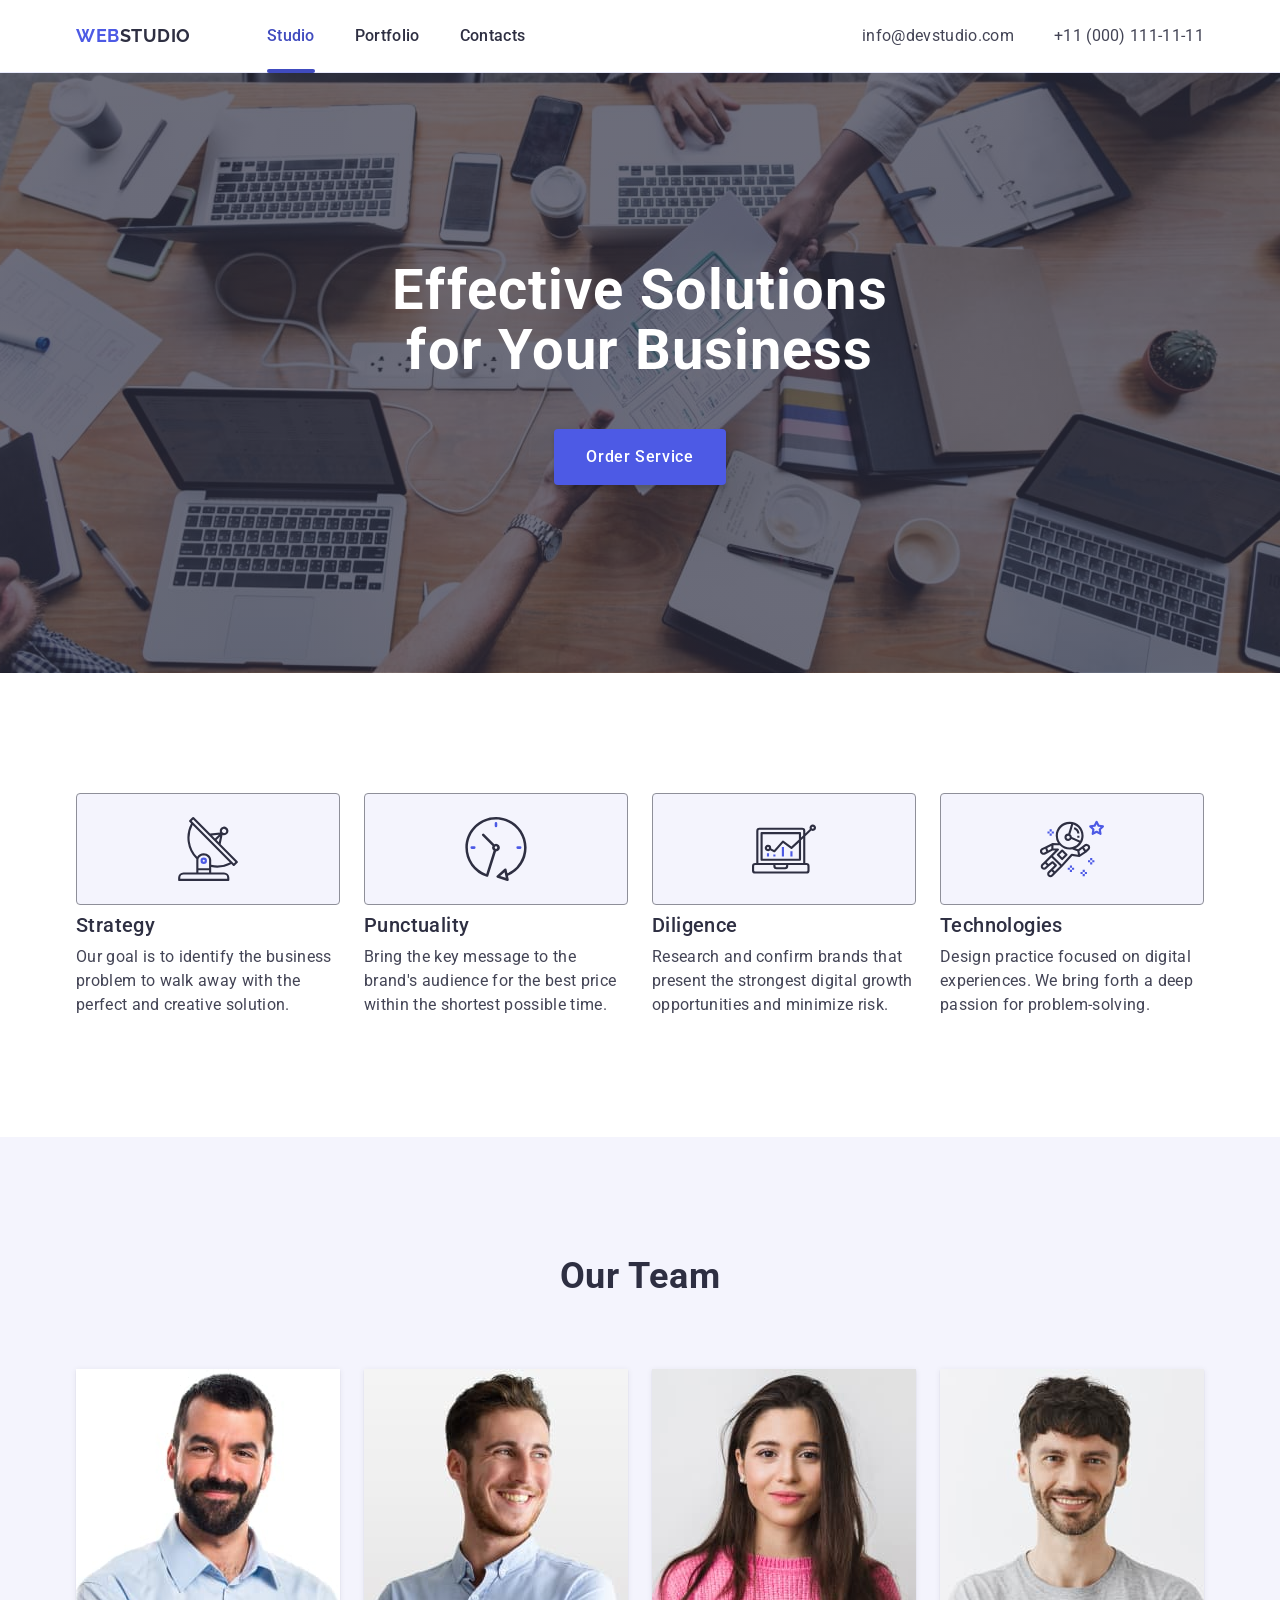
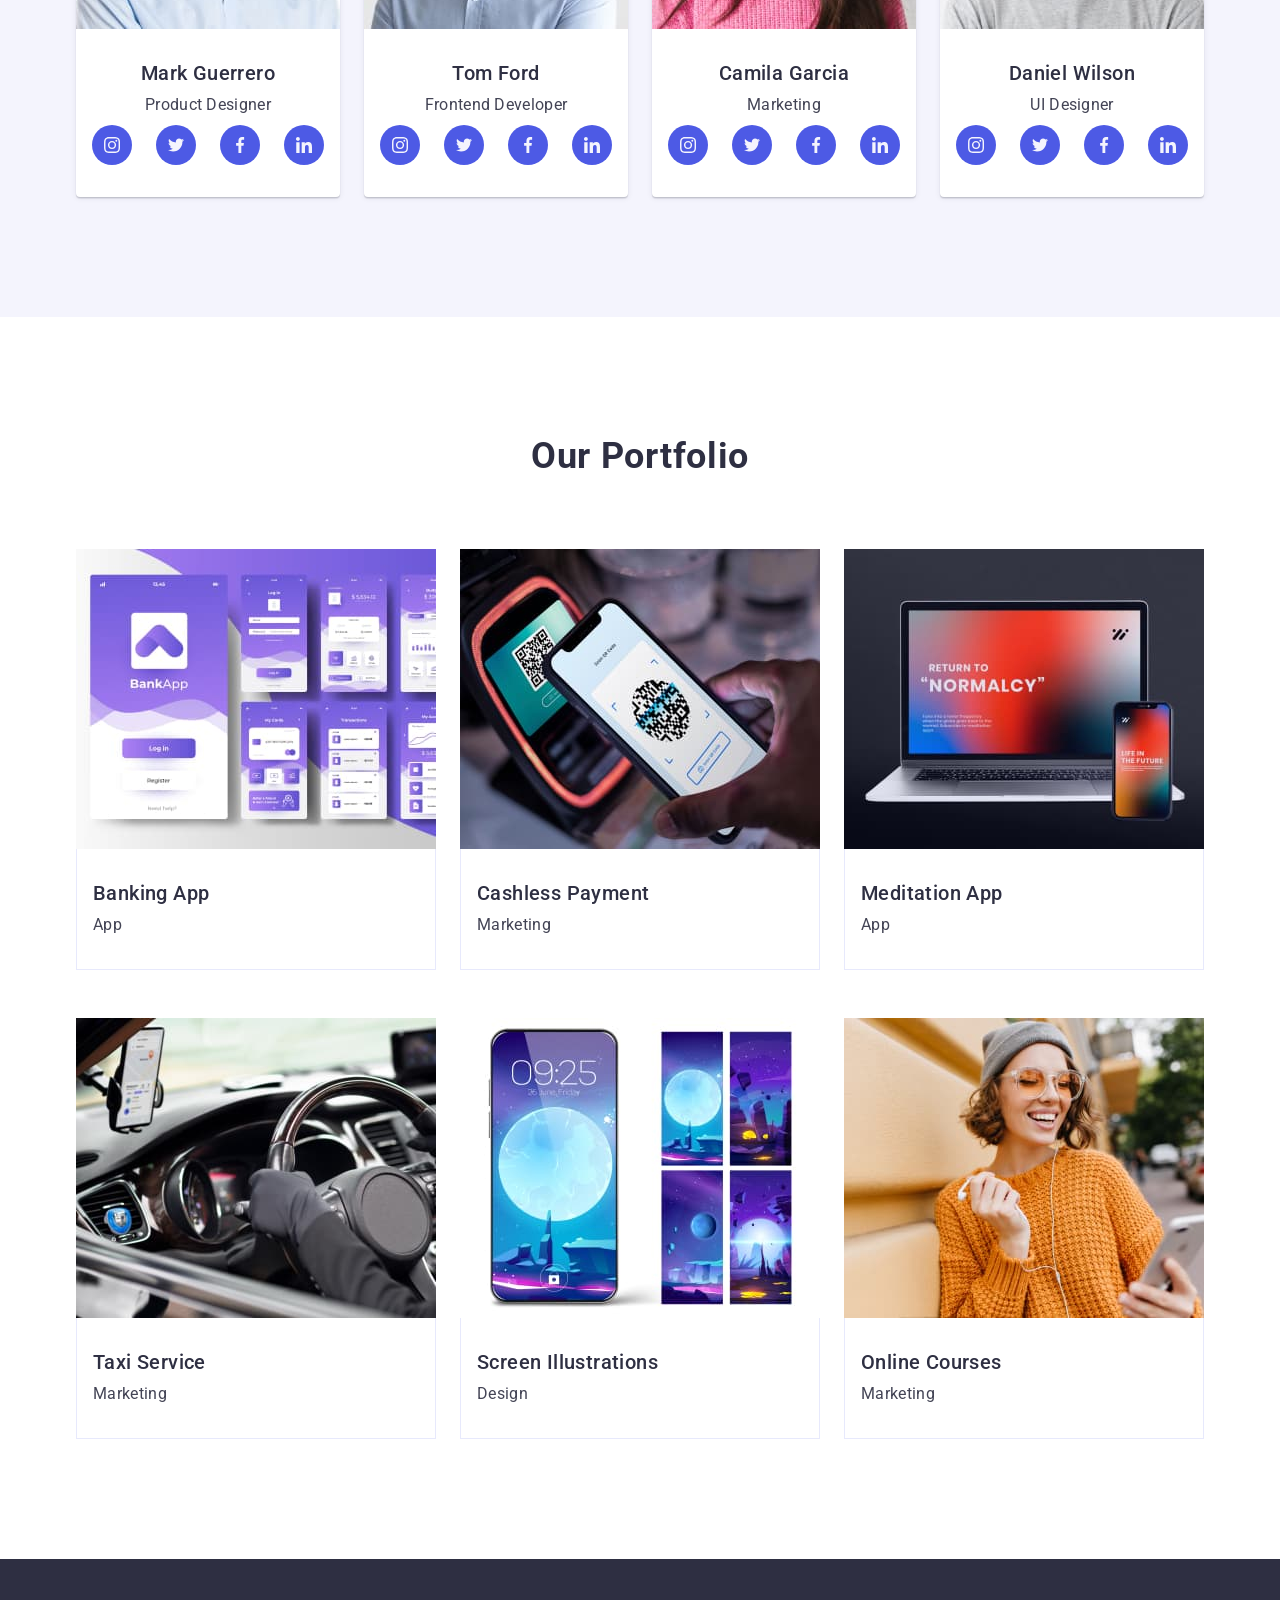
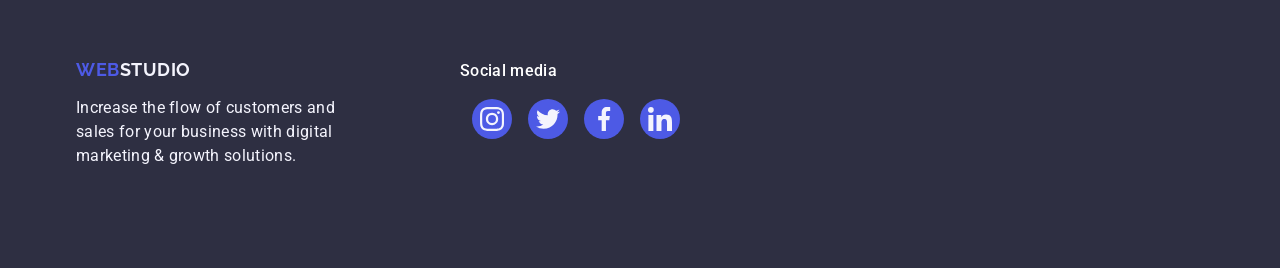
<file: index.html>
<!DOCTYPE html>
<html lang="en">
  <head>
    <meta charset="UTF-8" />
    <meta name="viewport" content="width=device-width, initial-scale=1.0" />
    <title>WebStudio</title>
    <link rel="preconnect" href="https://fonts.googleapis.com" />
    <link rel="preconnect" href="https://fonts.gstatic.com" crossorigin />
    <link
      href="https://fonts.googleapis.com/css2?family=Raleway:wght@700&family=Roboto:wght@100..900&display=swap"
      rel="stylesheet"
    />
    <link
      rel="stylesheet"
      href="https://cdnjs.cloudflare.com/ajax/libs/modern-normalize/3.0.1/modern-normalize.min.css"
      integrity="sha512-q6WgHqiHlKyOqslT/lgBgodhd03Wp4BEqKeW6nNtlOY4quzyG3VoQKFrieaCeSnuVseNKRGpGeDU3qPmabCANg=="
      crossorigin="anonymous"
      referrerpolicy="no-referrer"
    />
    <link rel="stylesheet" href="./css/styles.css" />
  </head>
  <body>
    <header class="header">
      <div class="container">
        <nav class="nav">
          <a class="link logo" href="./index.html">Web<span class="logo-accent">Studio</span></a>

          <ul class="list menu-list">
            <li class="menu-list-item"><a class="link menu-list-link current" href="./index.html">Studio</a></li>
            <li class="menu-list-item"><a class="link menu-list-link" href="">Portfolio</a></li>
            <li class="menu-list-item"><a class="link menu-list-link" href="">Contacts</a></li>
          </ul>
        </nav>

        <address class="address">
          <ul class="list address-list">
            <li class="address-list-item">
              <a class="link address-list-link" href="mailto:info@devstudio.com">info@devstudio.com</a>
            </li>
            <li class="address-list-item">
              <a class="link address-list-link" href="tel:+110001111111">+11 (000) 111-11-11</a>
            </li>
          </ul>
        </address>
      </div>
    </header>

    <main>
      <section class="hero">
        <div class="container">
          <h1 class="hero-title">Effective Solutions for Your Business</h1>
          <button class="btn" type="button">Order Service</button>
        </div>
      </section>

      <section class="section">
        <div class="container">
          <h2 class="visually-hidden">Our benefits</h2>

          <ul class="list benefits-list">
            <li class="benefits-list-item">
              <div class="benefits-list-icon-wrapper">
                <svg class="benefits-list-icon" width="64" height="64">
                  <use href="./images/icons.svg#icon-antenna"></use>
                </svg>
              </div>

              <h3 class="benefits-list-title">Strategy</h3>
              <p class="benefits-list-text">
                Our goal is to identify the business problem to walk away with the perfect and creative solution.
              </p>
            </li>
            <li class="benefits-list-item">
              <div class="benefits-list-icon-wrapper">
                <svg class="benefits-list-icon" width="64" height="64">
                  <use href="./images/icons.svg#icon-clock"></use>
                </svg>
              </div>

              <h3 class="benefits-list-title">Punctuality</h3>
              <p class="benefits-list-text">
                Bring the key message to the brand's audience for the best price within the shortest possible time.
              </p>
            </li>
            <li class="benefits-list-item">
              <div class="benefits-list-icon-wrapper">
                <svg class="benefits-list-icon" width="64" height="64">
                  <use href="./images/icons.svg#icon-diagram"></use>
                </svg>
              </div>

              <h3 class="benefits-list-title">Diligence</h3>
              <p class="benefits-list-text">
                Research and confirm brands that present the strongest digital growth opportunities and minimize risk.
              </p>
            </li>
            <li class="benefits-list-item">
              <div class="benefits-list-icon-wrapper">
                <svg class="benefits-list-icon" width="64" height="64">
                  <use href="./images/icons.svg#icon-astronaut"></use>
                </svg>
              </div>

              <h3 class="benefits-list-title">Technologies</h3>
              <p class="benefits-list-text">
                Design practice focused on digital experiences. We bring forth a deep passion for problem-solving.
              </p>
            </li>
          </ul>
        </div>
      </section>

      <section class="section team">
        <div class="container">
          <h2 class="section-title">Our Team</h2>

          <ul class="list team-list">
            <li class="team-list-item">
              <img src="./images/team/img1.jpg" alt="Mark Guerrero" width="264" height="260" />

              <div class="team-list-content">
                <h3 class="team-list-title">Mark Guerrero</h3>
                <p class="team-list-text">Product Designer</p>

                <ul class="list socials-list">
                  <li class="socials-list-item">
                    <a href="" class="socials-list-link">
                      <svg class="socials-list-icon" width="16" height="16">
                        <use href="./images/icons.svg#icon-instagram"></use>
                      </svg>
                    </a>
                  </li>
                  <li class="socials-list-item">
                    <a href="" class="socials-list-link">
                      <svg class="socials-list-icon" width="16" height="16">
                        <use href="./images/icons.svg#icon-twitter"></use>
                      </svg>
                    </a>
                  </li>
                  <li class="socials-list-item">
                    <a href="" class="socials-list-link">
                      <svg class="socials-list-icon" width="16" height="16">
                        <use href="./images/icons.svg#icon-facebook"></use>
                      </svg>
                    </a>
                  </li>
                  <li class="socials-list-item">
                    <a href="" class="socials-list-link">
                      <svg class="socials-list-icon" width="16" height="16">
                        <use href="./images/icons.svg#icon-linkedin"></use>
                      </svg>
                    </a>
                  </li>
                </ul>
              </div>
            </li>
            <li class="team-list-item">
              <img src="./images/team/img2.jpg" alt="Tom Ford" width="264" height="260" />

              <div class="team-list-content">
                <h3 class="team-list-title">Tom Ford</h3>
                <p class="team-list-text">Frontend Developer</p>

                <ul class="list socials-list">
                  <li class="socials-list-item">
                    <a href="" class="socials-list-link">
                      <svg class="socials-list-icon" width="16" height="16">
                        <use href="./images/icons.svg#icon-instagram"></use>
                      </svg>
                    </a>
                  </li>
                  <li class="socials-list-item">
                    <a href="" class="socials-list-link">
                      <svg class="socials-list-icon" width="16" height="16">
                        <use href="./images/icons.svg#icon-twitter"></use>
                      </svg>
                    </a>
                  </li>
                  <li class="socials-list-item">
                    <a href="" class="socials-list-link">
                      <svg class="socials-list-icon" width="16" height="16">
                        <use href="./images/icons.svg#icon-facebook"></use>
                      </svg>
                    </a>
                  </li>
                  <li class="socials-list-item">
                    <a href="" class="socials-list-link">
                      <svg class="socials-list-icon" width="16" height="16">
                        <use href="./images/icons.svg#icon-linkedin"></use>
                      </svg>
                    </a>
                  </li>
                </ul>
              </div>
            </li>
            <li class="team-list-item">
              <img src="./images/team/img3.jpg" alt="Camila Garcia" width="264" height="260" />

              <div class="team-list-content">
                <h3 class="team-list-title">Camila Garcia</h3>
                <p class="team-list-text">Marketing</p>

                <ul class="list socials-list">
                  <li class="socials-list-item">
                    <a href="" class="socials-list-link">
                      <svg class="socials-list-icon" width="16" height="16">
                        <use href="./images/icons.svg#icon-instagram"></use>
                      </svg>
                    </a>
                  </li>
                  <li class="socials-list-item">
                    <a href="" class="socials-list-link">
                      <svg class="socials-list-icon" width="16" height="16">
                        <use href="./images/icons.svg#icon-twitter"></use>
                      </svg>
                    </a>
                  </li>
                  <li class="socials-list-item">
                    <a href="" class="socials-list-link">
                      <svg class="socials-list-icon" width="16" height="16">
                        <use href="./images/icons.svg#icon-facebook"></use>
                      </svg>
                    </a>
                  </li>
                  <li class="socials-list-item">
                    <a href="" class="socials-list-link">
                      <svg class="socials-list-icon" width="16" height="16">
                        <use href="./images/icons.svg#icon-linkedin"></use>
                      </svg>
                    </a>
                  </li>
                </ul>
              </div>
            </li>
            <li class="team-list-item">
              <img src="./images/team/img4.jpg" alt="Daniel Wilson" width="264" height="260" />

              <div class="team-list-content">
                <h3 class="team-list-title">Daniel Wilson</h3>
                <p class="team-list-text">UI Designer</p>

                <ul class="list socials-list">
                  <li class="socials-list-item">
                    <a href="" class="socials-list-link">
                      <svg class="socials-list-icon" width="16" height="16">
                        <use href="./images/icons.svg#icon-instagram"></use>
                      </svg>
                    </a>
                  </li>
                  <li class="socials-list-item">
                    <a href="" class="socials-list-link">
                      <svg class="socials-list-icon" width="16" height="16">
                        <use href="./images/icons.svg#icon-twitter"></use>
                      </svg>
                    </a>
                  </li>
                  <li class="socials-list-item">
                    <a href="" class="socials-list-link">
                      <svg class="socials-list-icon" width="16" height="16">
                        <use href="./images/icons.svg#icon-facebook"></use>
                      </svg>
                    </a>
                  </li>
                  <li class="socials-list-item">
                    <a href="" class="socials-list-link">
                      <svg class="socials-list-icon" width="16" height="16">
                        <use href="./images/icons.svg#icon-linkedin"></use>
                      </svg>
                    </a>
                  </li>
                </ul>
              </div>
            </li>
          </ul>
        </div>
      </section>

      <section class="section">
        <div class="container">
          <h2 class="section-title">Our Portfolio</h2>

          <ul class="list portfolio-list">
            <li class="portfolio-list-item">
              <div class="portfolio-thumb">
                <img src="./images/portfolio/img1.jpg" alt="Banking App" width="360" height="300" />
                <p class="portfolio-overlay">
                  14 Stylish and User-Friendly App Design Concepts · Task Manager App · Calorie Tracker App · Exotic
                  Fruit Ecommerce App · Cloud Storage App
                </p>
              </div>

              <div class="portfolio-list-content">
                <h3 class="portfolio-list-title">Banking App</h3>
                <p class="portfolio-list-text">App</p>
              </div>
            </li>
            <li class="portfolio-list-item">
              <div class="portfolio-thumb">
                <img src="./images/portfolio/img2.jpg" alt="Cashless Payment" width="360" height="300" />
                <p class="portfolio-overlay">
                  14 Stylish and User-Friendly App Design Concepts · Task Manager App · Calorie Tracker App · Exotic
                  Fruit Ecommerce App · Cloud Storage App
                </p>
              </div>

              <div class="portfolio-list-content">
                <h3 class="portfolio-list-title">Cashless Payment</h3>
                <p class="portfolio-list-text">Marketing</p>
              </div>
            </li>
            <li class="portfolio-list-item">
              <div class="portfolio-thumb">
                <img src="./images/portfolio/img3.jpg" alt="Meditation App" width="360" height="300" />
                <p class="portfolio-overlay">
                  14 Stylish and User-Friendly App Design Concepts · Task Manager App · Calorie Tracker App · Exotic
                  Fruit Ecommerce App · Cloud Storage App
                </p>
              </div>

              <div class="portfolio-list-content">
                <h3 class="portfolio-list-title">Meditation App</h3>
                <p class="portfolio-list-text">App</p>
              </div>
            </li>
            <li class="portfolio-list-item">
              <div class="portfolio-thumb">
                <img src="./images/portfolio/img4.jpg" alt="Taxi Service" width="360" height="300" />
                <p class="portfolio-overlay">
                  14 Stylish and User-Friendly App Design Concepts · Task Manager App · Calorie Tracker App · Exotic
                  Fruit Ecommerce App · Cloud Storage App
                </p>
              </div>

              <div class="portfolio-list-content">
                <h3 class="portfolio-list-title">Taxi Service</h3>
                <p class="portfolio-list-text">Marketing</p>
              </div>
            </li>
            <li class="portfolio-list-item">
              <div class="portfolio-thumb">
                <img src="./images/portfolio/img5.jpg" alt="Screen Illustrations" width="360" height="300" />
                <p class="portfolio-overlay">
                  14 Stylish and User-Friendly App Design Concepts · Task Manager App · Calorie Tracker App · Exotic
                  Fruit Ecommerce App · Cloud Storage App
                </p>
              </div>

              <div class="portfolio-list-content">
                <h3 class="portfolio-list-title">Screen Illustrations</h3>
                <p class="portfolio-list-text">Design</p>
              </div>
            </li>
            <li class="portfolio-list-item">
              <div class="portfolio-thumb">
                <img src="./images/portfolio/img6.jpg" alt="Online Courses" width="360" height="300" />
                <p class="portfolio-overlay">
                  14 Stylish and User-Friendly App Design Concepts · Task Manager App · Calorie Tracker App · Exotic
                  Fruit Ecommerce App · Cloud Storage App
                </p>
              </div>

              <div class="portfolio-list-content">
                <h3 class="portfolio-list-title">Online Courses</h3>
                <p class="portfolio-list-text">Marketing</p>
              </div>
            </li>
          </ul>
        </div>
      </section>
    </main>

    <footer class="footer">
      <div class="container">
        <div class="footer-info-wrapper">
          <a class="link logo" href="./index.html">Web<span class="logo-accent">Studio</span></a>
          <p class="footer-text">
            Increase the flow of customers and sales for your business with digital marketing & growth solutions.
          </p>
        </div>

        <div class="footer-socials-wrapper">
          <p class="footer-socials-info">Social media</p>

          <ul class="list socials-list">
            <li class="socials-list-item">
              <a href="" class="socials-list-link">
                <svg class="socials-list-icon" width="24" height="24">
                  <use href="./images/icons.svg#icon-instagram"></use>
                </svg>
              </a>
            </li>
            <li class="socials-list-item">
              <a href="" class="socials-list-link">
                <svg class="socials-list-icon" width="24" height="24">
                  <use href="./images/icons.svg#icon-twitter"></use>
                </svg>
              </a>
            </li>
            <li class="socials-list-item">
              <a href="" class="socials-list-link">
                <svg class="socials-list-icon" width="24" height="24">
                  <use href="./images/icons.svg#icon-facebook"></use>
                </svg>
              </a>
            </li>
            <li class="socials-list-item">
              <a href="" class="socials-list-link">
                <svg class="socials-list-icon" width="24" height="24">
                  <use href="./images/icons.svg#icon-linkedin"></use>
                </svg>
              </a>
            </li>
          </ul>
        </div>
      </div>
    </footer>
  </body>
</html>
</file>
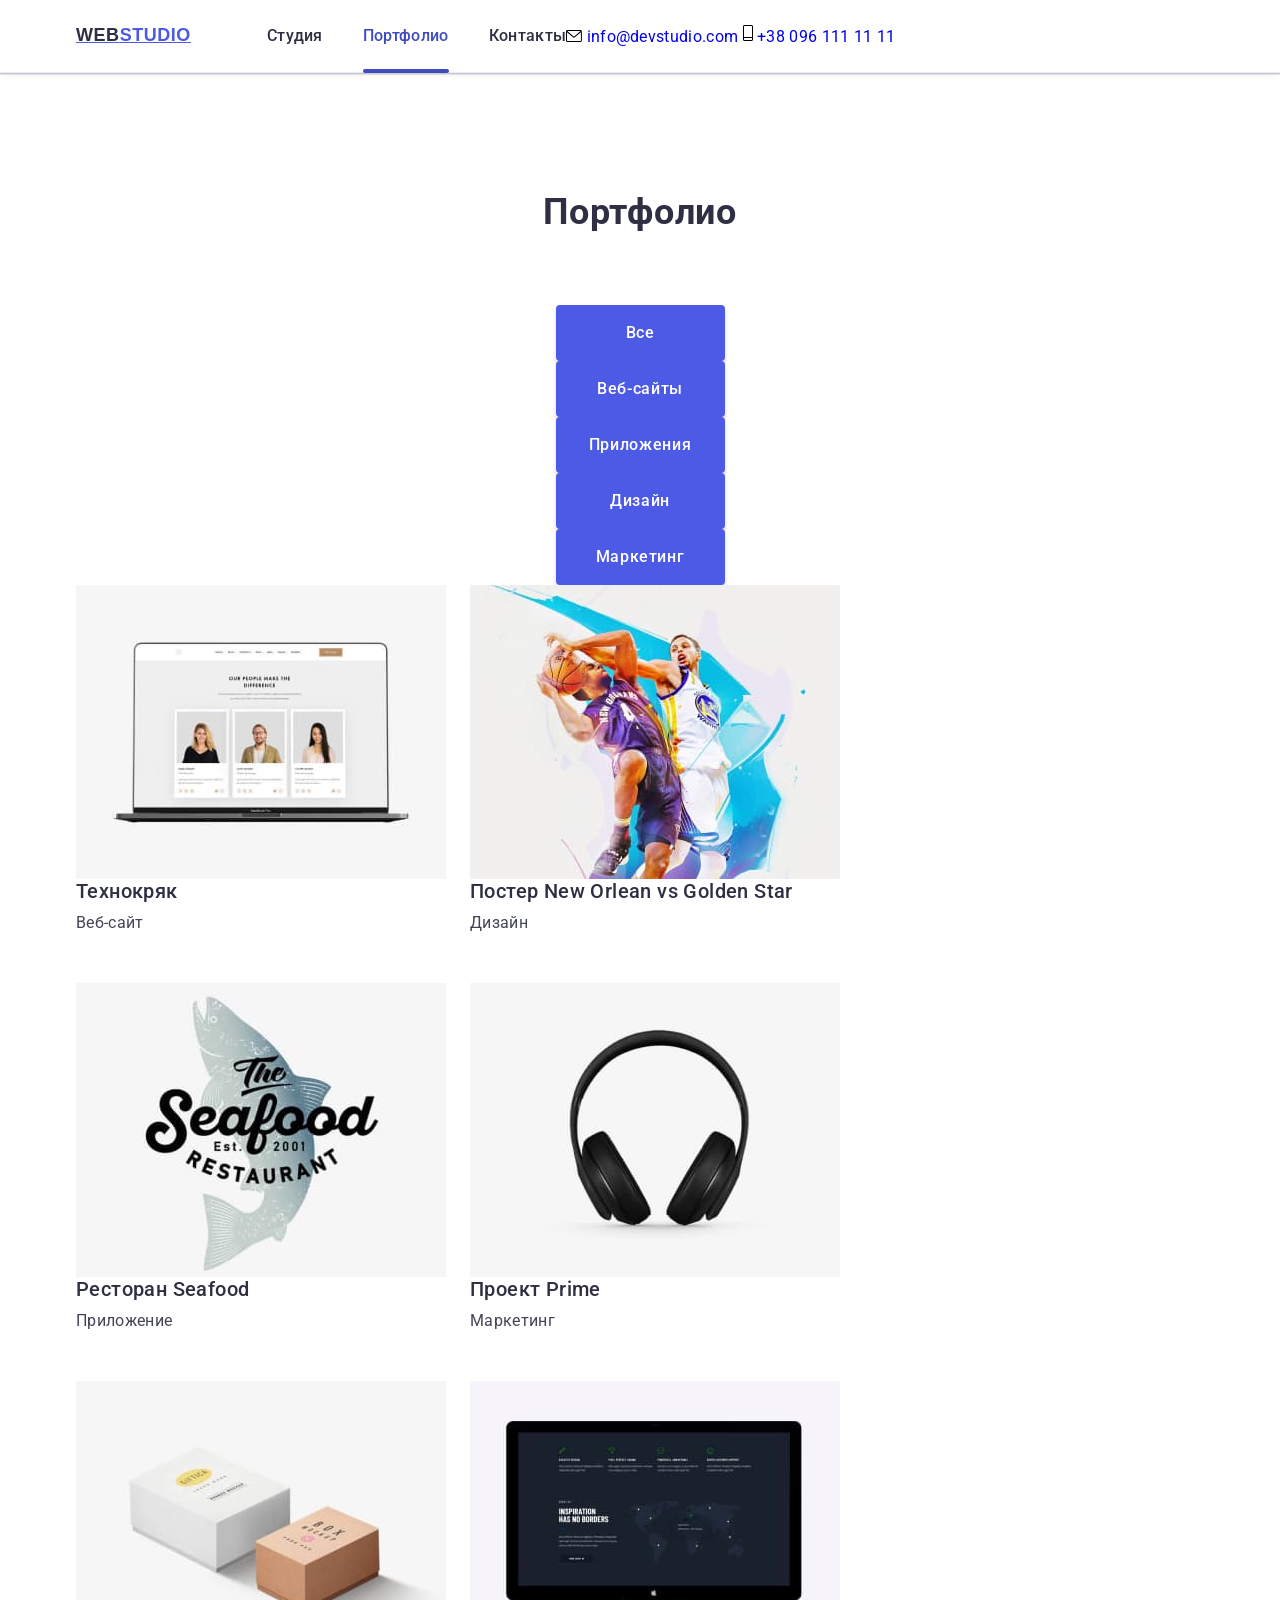
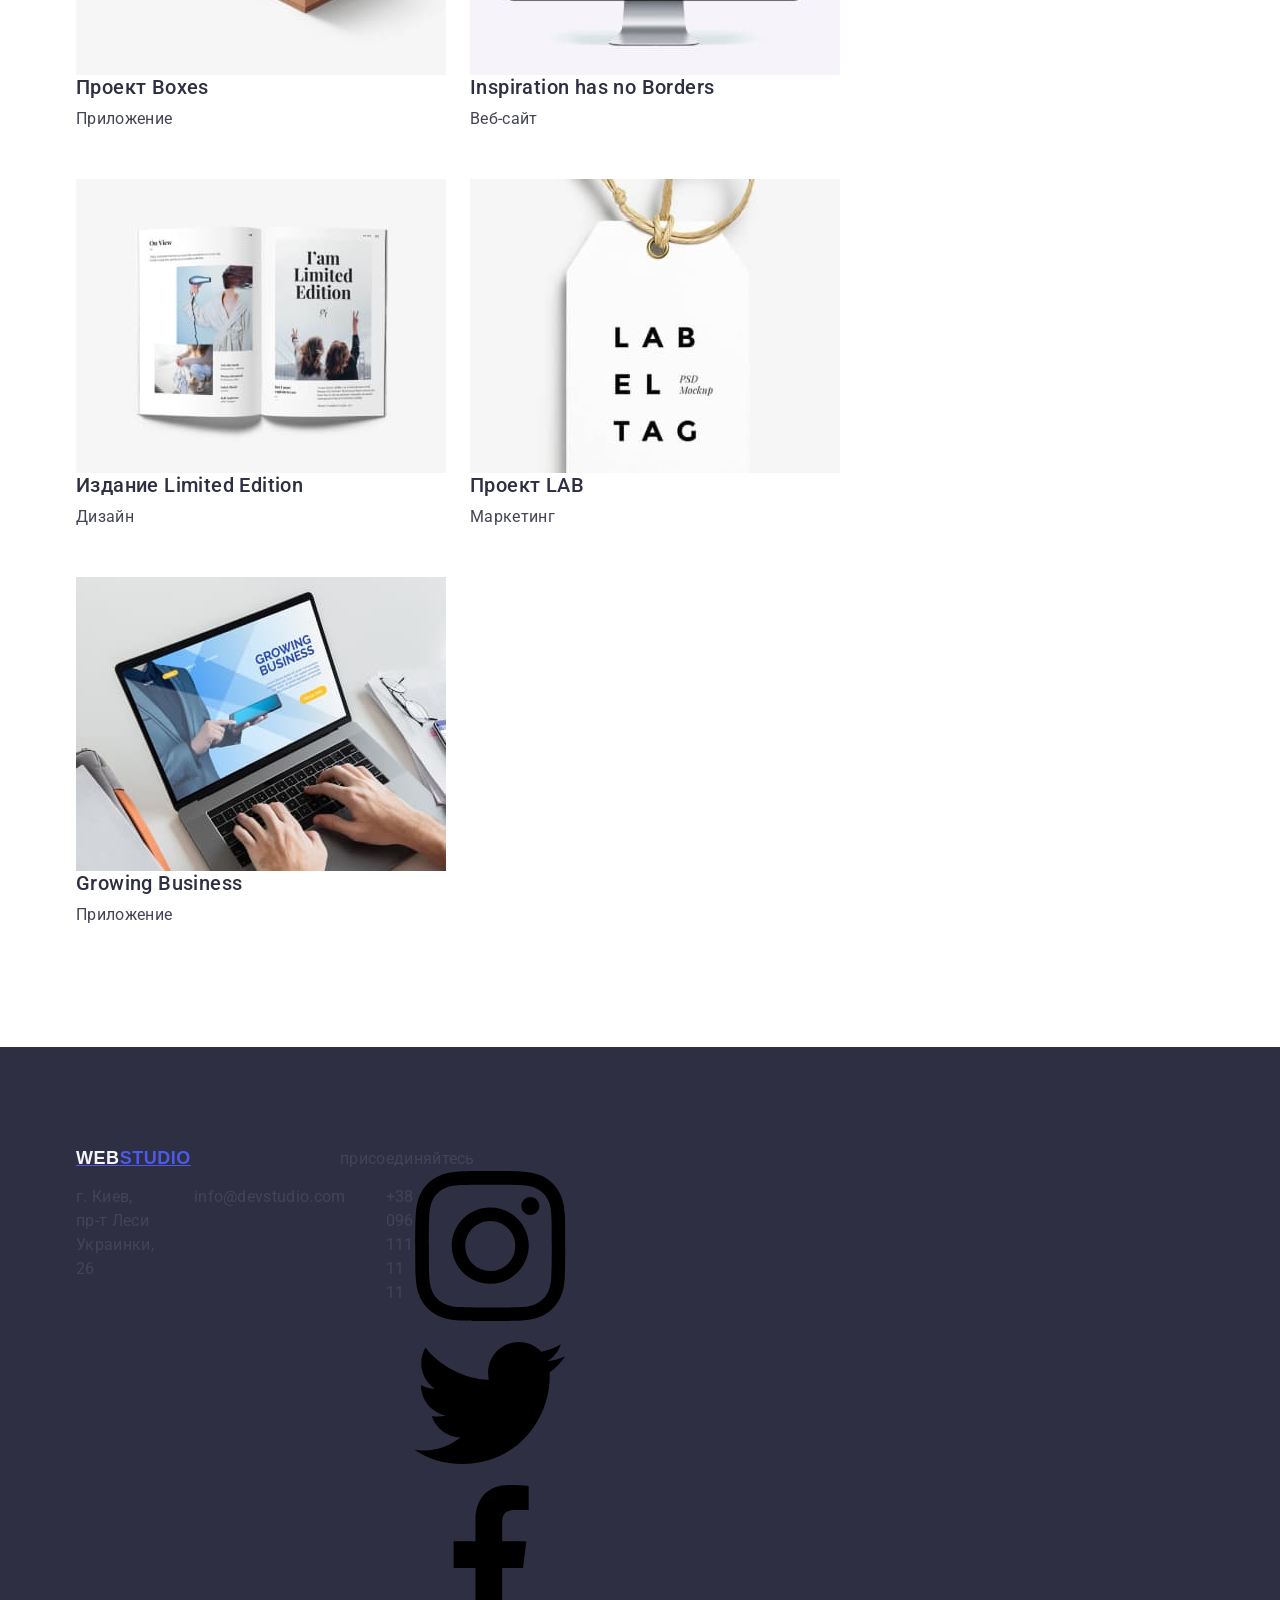
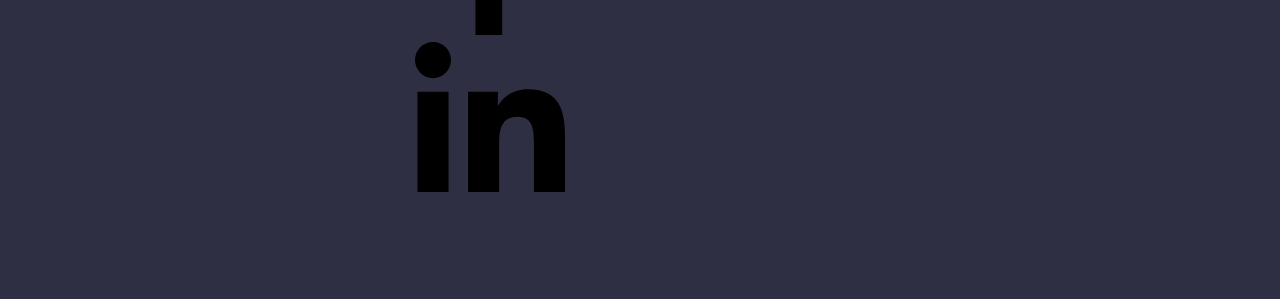
<file: portfolio.html>
<!DOCTYPE html>
<html lang="ru">
  <head>
    <meta charset="UTF-8" />
    <meta http-equiv="X-UA-Compatible" content="IE=edge" />
    <meta name="viewport" content="width=device-width, initial-scale=1.0" />
    <title>WebStudio</title>
    <link rel="preconnect" href="https://fonts.googleapis.com" />
    <link rel="preconnect" href="https://fonts.gstatic.com" crossorigin />
    <link href="https://fonts.googleapis.com/css2?family=Roboto:wght@400;500;700;900&display=swap" rel="stylesheet" />
    <link
      rel="stylesheet"
      href="https://cdnjs.cloudflare.com/ajax/libs/modern-normalize/1.1.0/modern-normalize.min.css"
      integrity="sha512-wpPYUAdjBVSE4KJnH1VR1HeZfpl1ub8YT/NKx4PuQ5NmX2tKuGu6U/JRp5y+Y8XG2tV+wKQpNHVUX03MfMFn9Q=="
      crossorigin="anonymous"
      referrerpolicy="no-referrer"
    />
    <link rel="stylesheet" href="./css/styles.css" />
  </head>
  <body>
    <header class="header">
      <div class="container header-container">
        <nav class="nav">
          <a href="./index.html" class="logo"> <span class="logo-accent">Web</span>Studio </a>

          <ul class="list menu-list">
            <li class="menu-list-item"><a href="./index.html" class="link menu-list-link">Студия</a></li>
            <li class="menu-list-item"><a href="" class="link menu-list-link current">Портфолио</a></li>
            <li class="menu-list-item"><a href="" class="link menu-list-link">Контакты</a></li>
          </ul>
        </nav>

        <div class="auth">
          <a href="mailto:info@devstudio.com" class="link auth-link">
            <svg class="auth-icon" width="16" height="12">
              <use href="./img/sprite.svg#icon-envelope"></use>
            </svg>
            info@devstudio.com
          </a>
          <a href="tel:+380961111111" class="link auth-link">
            <svg class="auth-icon" width="10" height="18">
              <use href="./img/sprite.svg#icon-tel"></use>
            </svg>
            +38 096 111 11 11</a
          >
        </div>
      </div>
    </header>

    <main>
      <section class="section">
        <div class="container">
          <h1 class="section-title vusually-hidden">Портфолио</h1>

          <ul class="list filter-list">
            <li class="filter-list-item"><button type="button" class="btn btn-filter">Все</button></li>
            <li class="filter-list-item"><button type="button" class="btn btn-filter">Веб-сайты</button></li>
            <li class="filter-list-item"><button type="button" class="btn btn-filter">Приложения</button></li>
            <li class="filter-list-item"><button type="button" class="btn btn-filter">Дизайн</button></li>
            <li class="filter-list-item"><button type="button" class="btn btn-filter">Маркетинг</button></li>
          </ul>

          <ul class="list portfolio-list">
            <li class="portfolio-list-item">
              <img src="./img/portfolio/img1.jpg" alt="Технокряк" width="370" height="294" />
              <div class="portfolio-list-info">
                <h2 class="portfolio-list-title">Технокряк</h2>
                <p class="portfolio-list-description">Веб-сайт</p>
              </div>
            </li>
            <li class="portfolio-list-item">
              <img src="./img/portfolio/img2.jpg" alt="Постер New Orlean vs Golden Star" width="370" height="294" />
              <div class="portfolio-list-info">
                <h2 class="portfolio-list-title">Постер New Orlean vs Golden Star</h2>
                <p class="portfolio-list-description">Дизайн</p>
              </div>
            </li>
            <li class="portfolio-list-item">
              <img src="./img/portfolio/img3.jpg" alt="Ресторан Seafood" width="370" height="294" />
              <div class="portfolio-list-info">
                <h2 class="portfolio-list-title">Ресторан Seafood</h2>
                <p class="portfolio-list-description">Приложение</p>
              </div>
            </li>
            <li class="portfolio-list-item">
              <img src="./img/portfolio/img4.jpg" alt="Проект Prime" width="370" height="294" />
              <div class="portfolio-list-info">
                <h2 class="portfolio-list-title">Проект Prime</h2>
                <p class="portfolio-list-description">Маркетинг</p>
              </div>
            </li>
            <li class="portfolio-list-item">
              <img src="./img/portfolio/img5.jpg" alt="Проект Boxes" width="370" height="294" />
              <div class="portfolio-list-info">
                <h2 class="portfolio-list-title">Проект Boxes</h2>
                <p class="portfolio-list-description">Приложение</p>
              </div>
            </li>
            <li class="portfolio-list-item">
              <img src="./img/portfolio/img6.jpg" alt="Inspiration has no Borders" width="370" height="294" />
              <div class="portfolio-list-info">
                <h2 class="portfolio-list-title">Inspiration has no Borders</h2>
                <p class="portfolio-list-description">Веб-сайт</p>
              </div>
            </li>
            <li class="portfolio-list-item">
              <img src="./img/portfolio/img7.jpg" alt="Издание Limited Edition" width="370" height="294" />
              <div class="portfolio-list-info">
                <h2 class="portfolio-list-title">Издание Limited Edition</h2>
                <p class="portfolio-list-description">Дизайн</p>
              </div>
            </li>
            <li class="portfolio-list-item">
              <img src="./img/portfolio/img8.jpg" alt="Проект LAB" width="370" height="294" />
              <div class="portfolio-list-info">
                <h2 class="portfolio-list-title">Проект LAB</h2>
                <p class="portfolio-list-description">Маркетинг</p>
              </div>
            </li>
            <li class="portfolio-list-item">
              <img src="./img/portfolio/img9.jpg" alt="" width="370" height="294" />
              <div class="portfolio-list-info">
                <h2 class="portfolio-list-title">Growing Business</h2>
                <p class="portfolio-list-description">Приложение</p>
              </div>
            </li>
          </ul>
        </div>
      </section>
    </main>

    <footer class="footer">
      <div class="container">
        <div class="footer-info">
          <a href="./index.html" class="logo"> <span class="logo-accent">Web</span>Studio </a>

          <address class="address">
            <ul class="list address-list">
              <li class="address-list-item">
                <a
                  href="https://goo.gl/maps/CX2gi69ugpHJVUcX7"
                  target="_blank"
                  rel="noopener noreferrer"
                  class="link address-list-link address-link"
                  >г. Киев, пр-т Леси Украинки, 26</a
                >
              </li>
              <li class="address-list-item">
                <a href="mailto:info@devstudio.com" class="link address-list-link">info@devstudio.com</a>
              </li>
              <li class="address-list-item">
                <a href="tel:+380961111111" class="link address-list-link">+38 096 111 11 11</a>
              </li>
            </ul>
          </address>
        </div>

        <div class="footer-appeal">
          <p class="appeal-text">присоединяйтесь</p>

          <ul class="list social-list">
            <li class="social-list-item">
              <a href="" class="social-list-link">
                <svg class="social-list-icon">
                  <use href="./img/sprite.svg#icon-instagram"></use>
                </svg>
              </a>
            </li>
            <li class="social-list-item">
              <a href="" class="social-list-link">
                <svg class="social-list-icon">
                  <use href="./img/sprite.svg#icon-twitter"></use>
                </svg>
              </a>
            </li>
            <li class="social-list-item">
              <a href="" class="social-list-link">
                <svg class="social-list-icon">
                  <use href="./img/sprite.svg#icon-facebook"></use>
                </svg>
              </a>
            </li>
            <li class="social-list-item">
              <a href="" class="social-list-link">
                <svg class="social-list-icon">
                  <use href="./img/sprite.svg#icon-linkedin"></use>
                </svg>
              </a>
            </li>
          </ul>
        </div>
      </div>
    </footer>
  </body>
</html>
</file>
<file: css/styles.css>
:root {
  --accent-color: #4d5ae5;
  --text-color: #434455;
  --dark-color: #2e2f42;
  --white-color: #ffffff;
  --pale-color: #e7e9fc;
  --pale-bg-color: #f4f4fd;
  --hover-color: #404bbf;
  --light-color: #8e8f99;
  --bright-color: #31d0aa;
}

body {
  font-family: 'Roboto', sans-serif;
  font-size: 16px;
  line-height: 1.5;
  letter-spacing: 0.02em;
  background-color: var(--white-color);
  color: var(--text-color);
}

h1,
h2,
h3,
h4,
h5,
h6,
p,
ul,
ol {
  margin-top: 0;
  margin-bottom: 0;
}

img {
  display: block;
  max-width: 100%;
  height: auto;
}

.list {
  list-style: none;
  padding: 0;
}

.link {
  text-decoration: none;
}

.container {
  width: 1158px;
  margin-left: auto;
  margin-right: auto;
  padding-left: 15px;
  padding-right: 15px;
}

.visually-hidden {
  position: absolute;
  width: 1px;
  height: 1px;
  margin: -1px;
  border: 0;
  padding: 0;

  white-space: nowrap;
  clip-path: inset(100%);
  clip: rect(0 0 0 0);
  overflow: hidden;
}

/* ---------------------------- components ----------------------------*/

.btn {
  display: block;
  margin-left: auto;
  margin-right: auto;
  min-width: 169px;
  height: 56px;

  border: none;
  border-radius: 4px;
  padding: 16px 32px;
  box-shadow: 0 4px 4px 0 rgba(0, 0, 0, 0.15);
  background: var(--accent-color);

  font-weight: 500;
  line-height: 1.5;
  letter-spacing: 0.04em;
  background-color: var(--accent-color);
  color: var(--white-color);
  cursor: pointer;

  transition: 250ms background-color cubic-bezier(0.4, 0, 0.2, 1);
}

.btn:hover,
.btn:focus {
  background-color: var(--hover-color);
}

.socials-list {
  display: flex;
  justify-content: center;
  gap: 24px;

  width: 232px;
  margin-left: auto;
  margin-right: auto;
}

.socials-list-link {
  display: flex;
  justify-content: center;
  align-items: center;

  width: 40px;
  height: 40px;
  background-color: var(--accent-color);
  color: var(--pale-bg-color);
  border-radius: 50%;

  transition: 250ms background-color cubic-bezier(0.4, 0, 0.2, 1);
}

.socials-list-link:hover,
.socials-list-link:focus {
  background-color: var(--hover-color);
}

.socials-list-icon {
  fill: currentColor;
}

/* ---------------------------- header ----------------------------*/

.header {
  border-bottom: 1px solid var(--pale-color);
  box-shadow: 0 1px 6px 0 rgba(46, 47, 66, 0.08), 0 1px 1px 0 rgba(46, 47, 66, 0.16), 0 2px 1px 0 rgba(46, 47, 66, 0.08);
}

.header .container {
  display: flex;
  align-items: center;
}

.nav {
  display: flex;
  align-items: center;
}

.logo {
  margin-right: 76px;
  font-family: 'Raleway', sans-serif;
  font-size: 18px;
  font-weight: 700;
  line-height: 1.17;
  letter-spacing: 0.03em;

  color: var(--accent-color);
  text-transform: uppercase;
}

.header .logo-accent {
  color: var(--dark-color);
}

.menu-list {
  display: flex;
}

.menu-list-item:not(:last-child) {
  margin-right: 40px;
}

.menu-list-link {
  position: relative;
  display: block;
  padding: 24px 0;
  font-weight: 500;
  color: var(--dark-color);

  transition: 250ms color cubic-bezier(0.4, 0, 0.2, 1);
}

.menu-list-link:hover,
.menu-list-link:focus {
  color: var(--hover-color);
}

.menu-list-link.current {
  color: var(--hover-color);
}

.current::after {
  content: '';

  position: absolute;
  bottom: -1px;
  left: 0;

  display: block;
  width: 100%;
  height: 4px;
  border-radius: 2px;
  background-color: var(--hover-color);
}

.address {
  font-style: normal;
  margin-left: auto;
}

.address-list {
  display: flex;
}

.address-list-item:not(:last-child) {
  margin-right: 40px;
}

.address-list-link {
  color: var(--text-color);

  transition: 250ms color cubic-bezier(0.4, 0, 0.2, 1);
}

.address-list-link:hover,
.address-list-link:focus {
  color: var(--hover-color);
}

/* ---------------------------- hero ----------------------------*/

.hero {
  max-width: 1440px;
  margin-left: auto;
  margin-right: auto;
  padding-top: 188px;
  padding-bottom: 188px;

  background-color: var(--dark-color);
  background-image: linear-gradient(rgba(46, 47, 66, 0.7), rgba(46, 47, 66, 0.7)), url(../images/hero/bg.jpg);
  background-repeat: no-repeat;
  background-position: center;
  background-size: cover;
}

.hero-title {
  margin-left: auto;
  margin-right: auto;
  margin-bottom: 48px;
  max-width: 496px;
  font-size: 56px;
  line-height: 1.07;
  letter-spacing: 0.02em;
  text-align: center;
  color: var(--white-color);
}

/* ---------------------------- section ----------------------------*/

.section {
  padding-top: 120px;
  padding-bottom: 120px;
}

.section-title {
  margin-bottom: 72px;

  font-size: 36px;
  line-height: 1.11;
  letter-spacing: 0.02em;
  text-align: center;
  text-transform: capitalize;
  color: var(--dark-color);
}

/* ---------------------------- benefits ----------------------------*/

.benefits-list {
  display: flex;
  gap: 24px;
}

.benefits-list-item {
  width: 264px;
  flex-grow: 1;
}

.benefits-list-icon-wrapper {
  display: flex;
  justify-content: center;
  align-items: center;

  width: 264px;
  height: 112px;
  margin-bottom: 8px;

  background-color: var(--pale-bg-color);
  border: 1px solid var(--light-color);
  border-radius: 4px;
}

.benefits-list-title {
  margin-bottom: 8px;
  font-size: 20px;
  font-weight: 500;
  line-height: 1.2;
  letter-spacing: 0.02em;
  color: var(--dark-color);
}

/* ---------------------------- team ----------------------------*/
.team {
  background-color: var(--pale-bg-color);
}

.team-list {
  display: flex;
  gap: 24px;
}

.team-list-item {
  background-color: var(--white-color);
  border-radius: 0 0 4px 4px;
  box-shadow: 0 2px 1px 0 rgba(46, 47, 66, 0.08), 0 1px 1px 0 rgba(46, 47, 66, 0.16), 0 1px 6px 0 rgba(46, 47, 66, 0.08);
}

.team-list-content {
  padding: 32px 0;
  text-align: center;
}

.team-list-title {
  margin-bottom: 8px;
  font-size: 20px;
  font-weight: 500;
  line-height: 1.2;
  letter-spacing: 0.02em;
  color: var(--dark-color);
}

.team-list-text {
  margin-bottom: 8px;
}

/* ---------------------------- portfolio ----------------------------*/

.portfolio-list {
  display: flex;
  flex-wrap: wrap;
  column-gap: 24px;
  row-gap: 48px;
}

.portfolio-list-item {
  transition: box-shadow 250ms cubic-bezier(0.4, 0, 0.2, 1);
}

.portfolio-list-item:hover {
  box-shadow: 0 2px 1px 0 rgba(46, 47, 66, 0.08), 0 1px 1px 0 rgba(46, 47, 66, 0.16), 0 1px 6px 0 rgba(46, 47, 66, 0.08);
}

.portfolio-thumb {
  position: relative;
  overflow: hidden;
}

.portfolio-overlay {
  position: absolute;
  top: 0;
  left: 0;
  width: 100%;
  height: 100%;

  background-color: var(--accent-color);
  padding: 40px 32px;
  color: var(--pale-bg-color);

  transform: translateY(100%);
  transition: 250ms transform cubic-bezier(0.4, 0, 0.2, 1);
}

.portfolio-list-item:hover .portfolio-overlay {
  transform: translateY(0%);
}

.portfolio-list-content {
  padding: 32px 16px;
  border: 1px solid var(--pale-color);
  border-top: none;
}

.portfolio-list-title {
  margin-bottom: 8px;
  font-size: 20px;
  font-weight: 500;
  line-height: 1.2;
  letter-spacing: 0.02em;
  color: var(--dark-color);
}

/* ---------------------------- footer ----------------------------*/

.footer {
  padding-top: 100px;
  padding-bottom: 100px;

  background-color: var(--dark-color);
}

.footer .container {
  display: flex;
  align-items: baseline;
}

.footer-info-wrapper {
  margin-right: 120px;
}

.footer-info {
  width: 264px;
}

.footer .logo {
  display: inline-block;
  margin-bottom: 16px;
}

.footer .logo-accent {
  color: var(--pale-bg-color);
}

.footer-text {
  width: 264px;
  color: var(--pale-bg-color);
}

.footer-socials-wrapper {
  color: var(--white-color);
}

.footer-socials-info {
  font-weight: 500;
  margin-bottom: 16px;
}

.footer .socials-list {
  gap: 16px;
}

.footer .socials-list-link:hover,
.footer .socials-list-link:focus {
  background-color: var(--bright-color);
}
</file>
